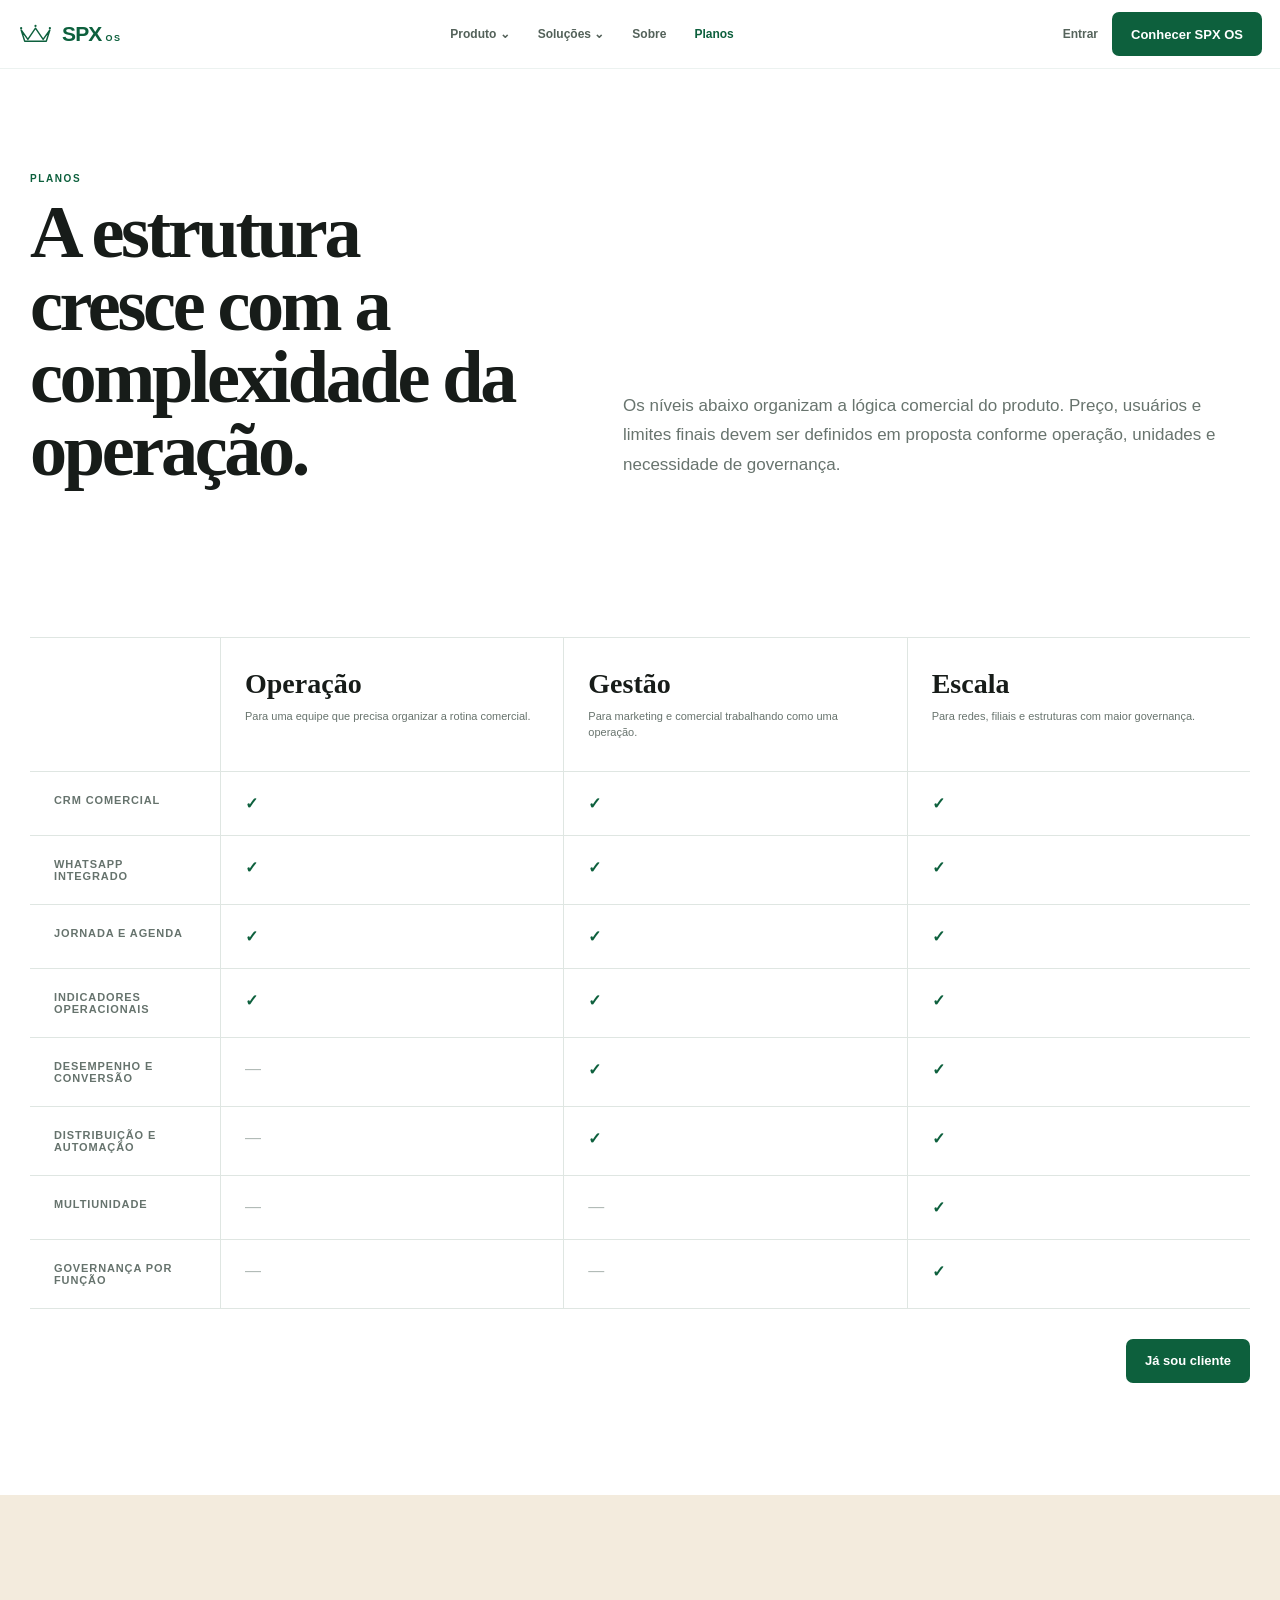
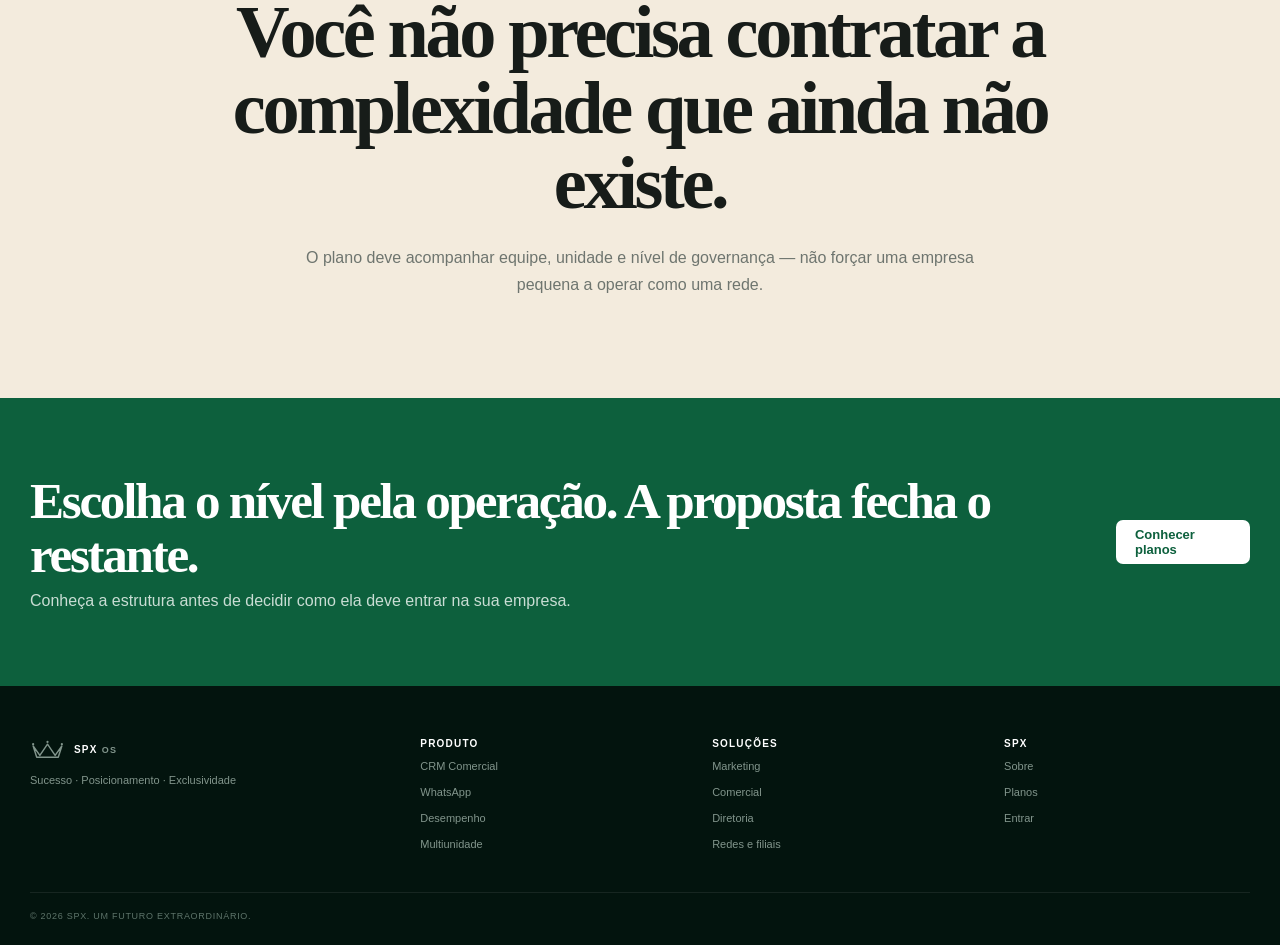
<file: planos/index.html>
<!doctype html><html lang="pt-BR"><head><meta charset="UTF-8"><meta name="viewport" content="width=device-width,initial-scale=1"><title>SPX OS — Planos</title></head><body><script>if(location.hash)sessionStorage.setItem('spx-v4-anchor',location.hash);location.replace('/?route=planos')</script></body></html>
</file>
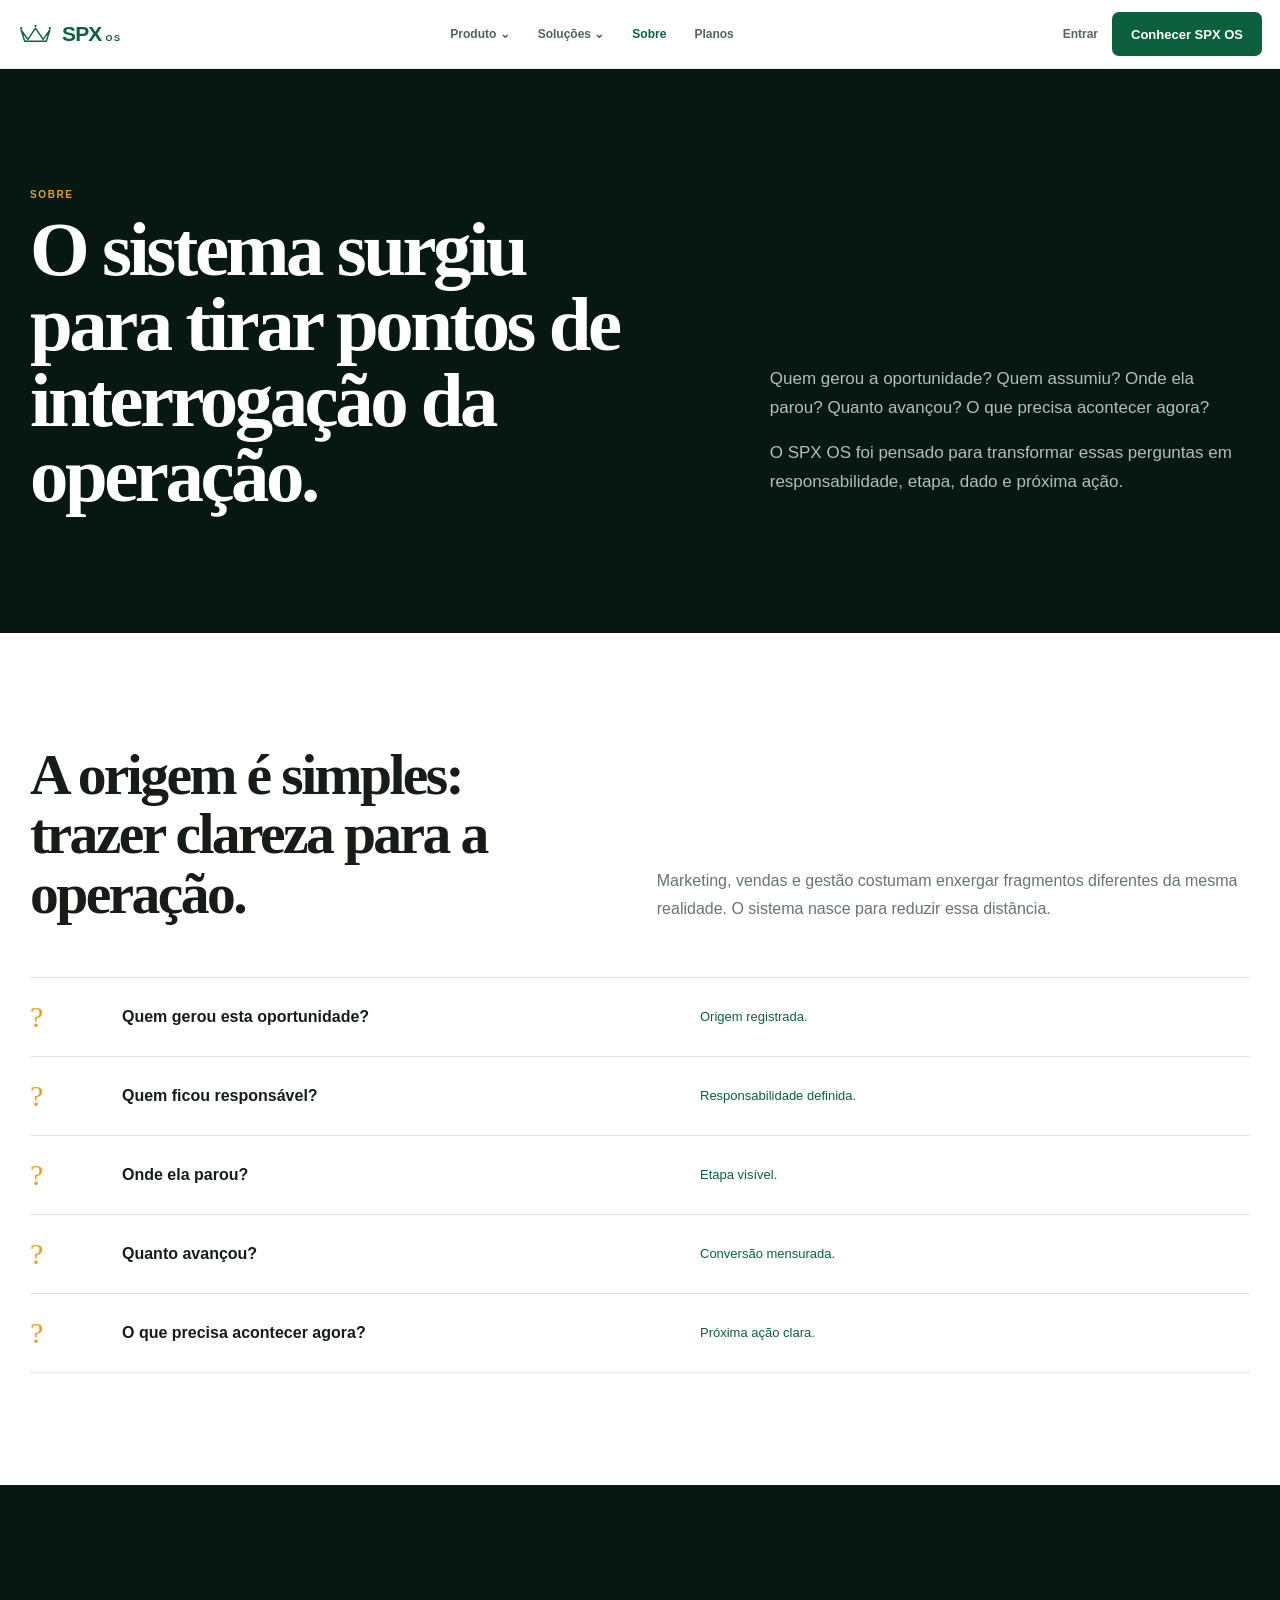
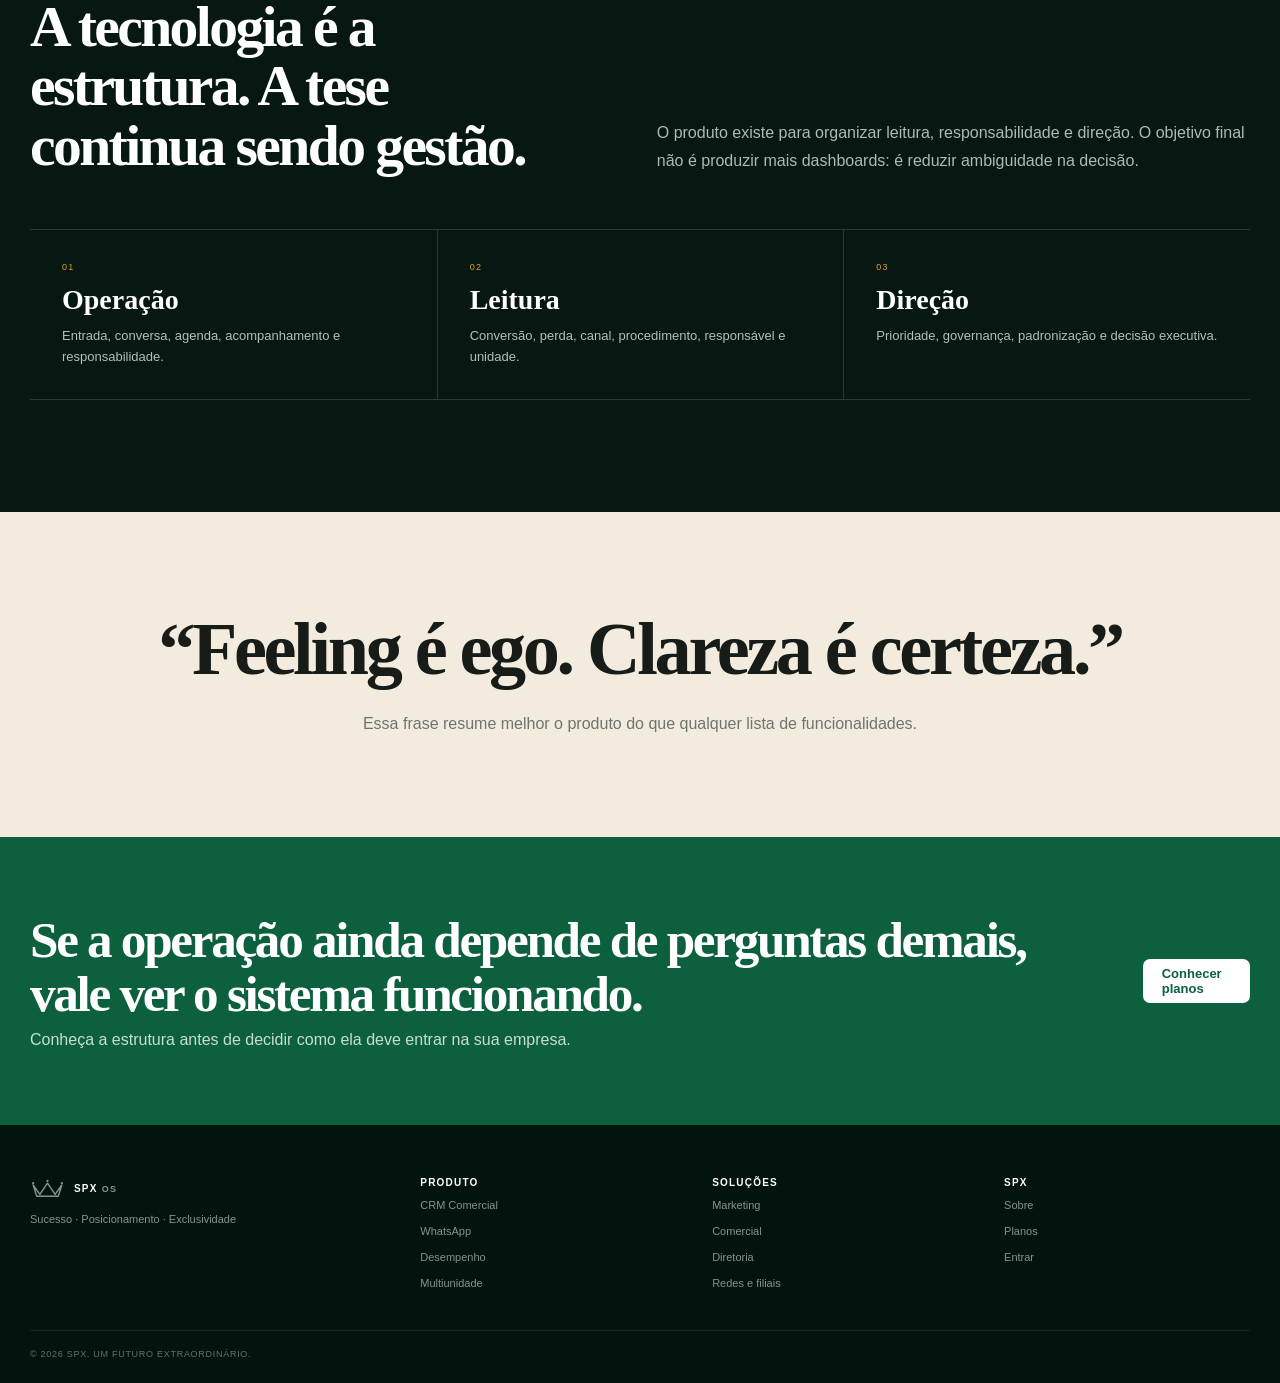
<file: sobre/index.html>
<!doctype html><html lang="pt-BR"><head><meta charset="UTF-8"><meta name="viewport" content="width=device-width,initial-scale=1"><title>SPX OS — Sobre</title></head><body><script>location.replace('/?route=sobre')</script></body></html>
</file>
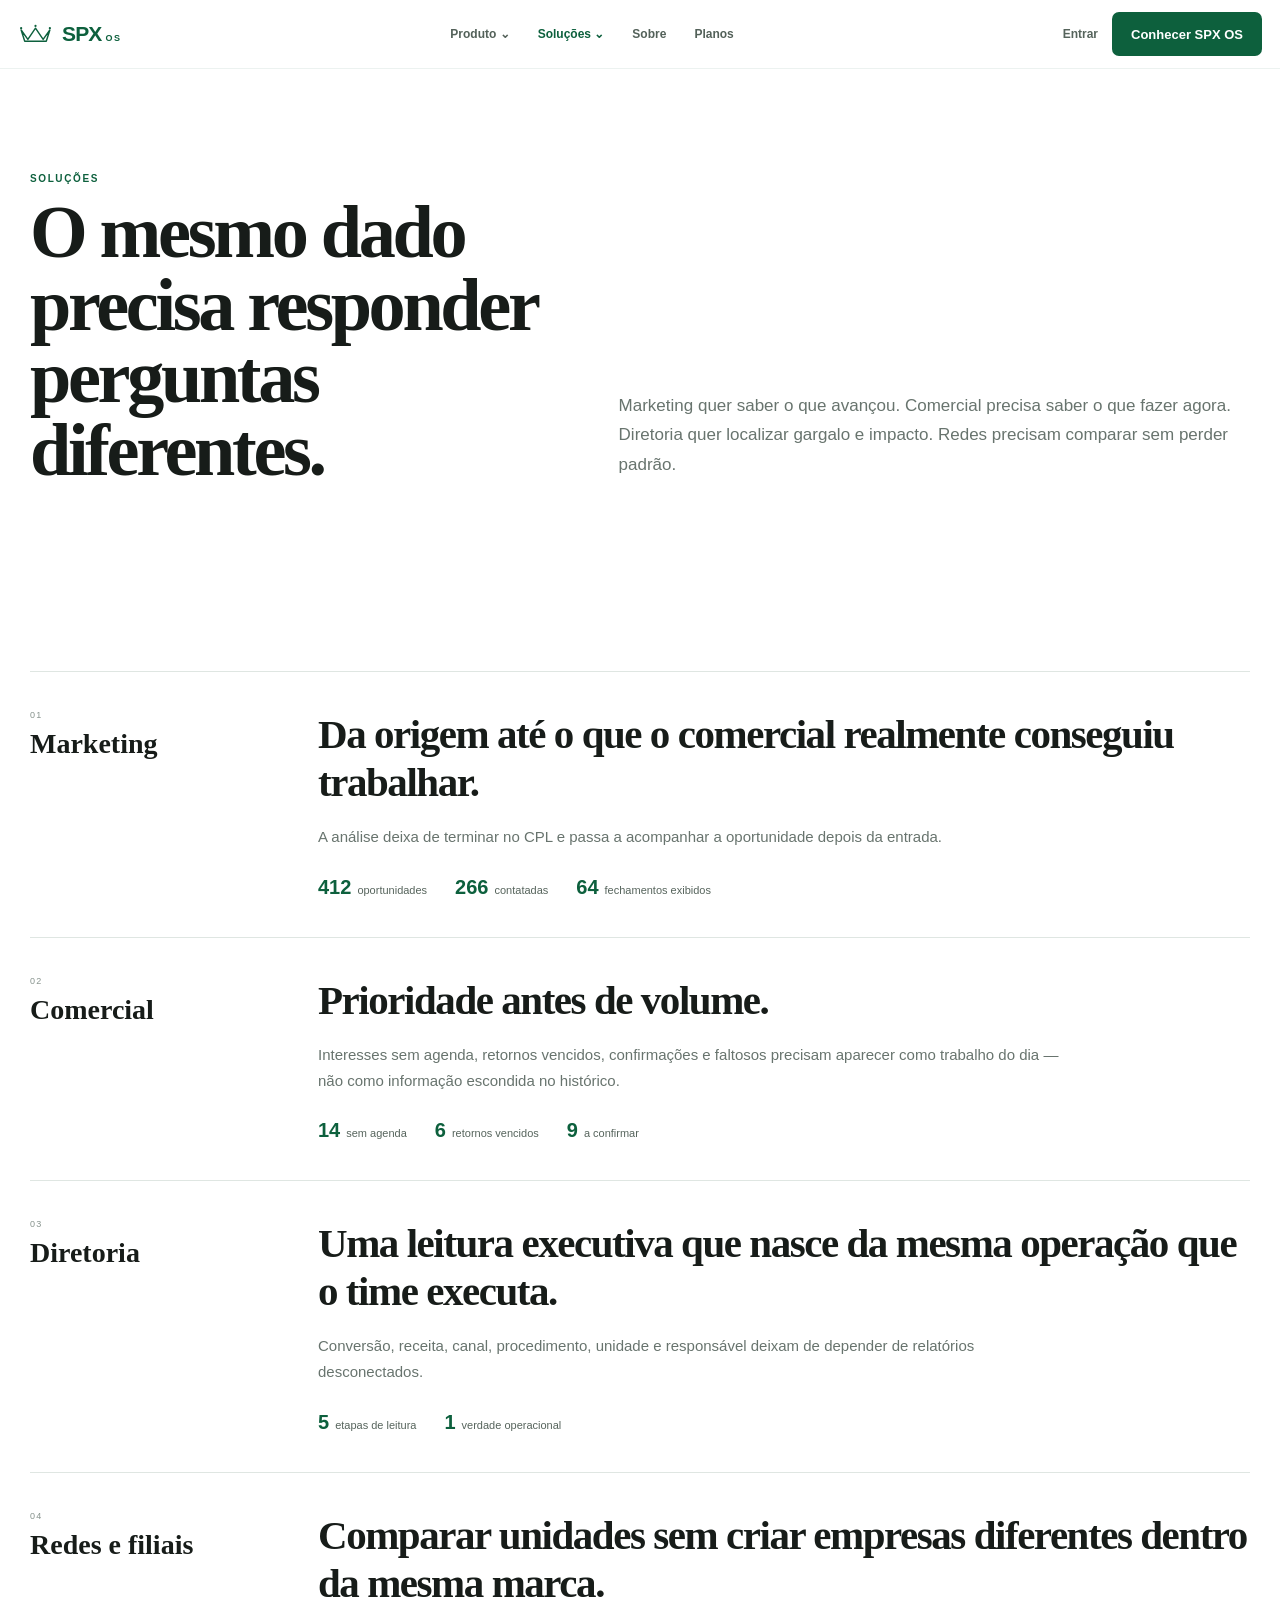
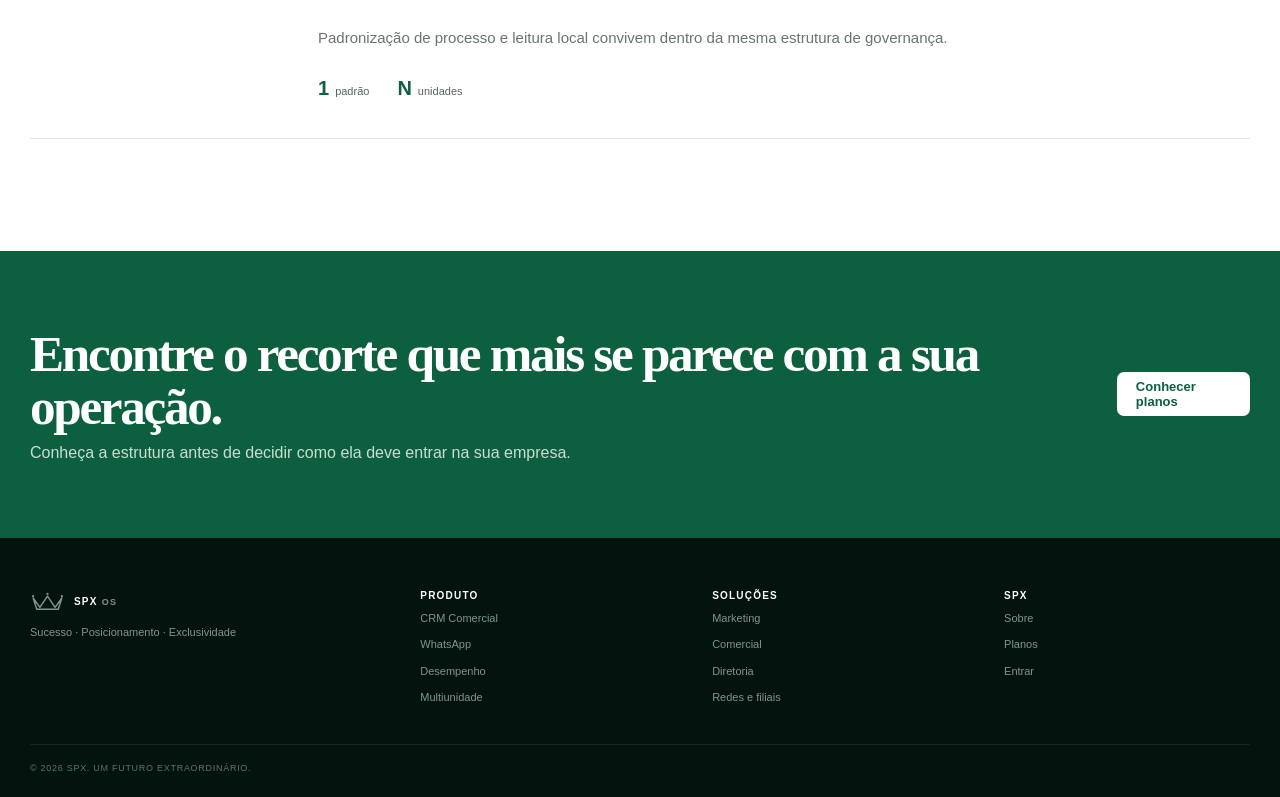
<file: solucoes/index.html>
<!doctype html><html lang="pt-BR"><head><meta charset="UTF-8"><meta name="viewport" content="width=device-width,initial-scale=1"><title>SPX OS — Soluções</title></head><body><script>if(location.hash)sessionStorage.setItem('spx-v4-anchor',location.hash);location.replace('/?route=solucoes')</script></body></html>
</file>
